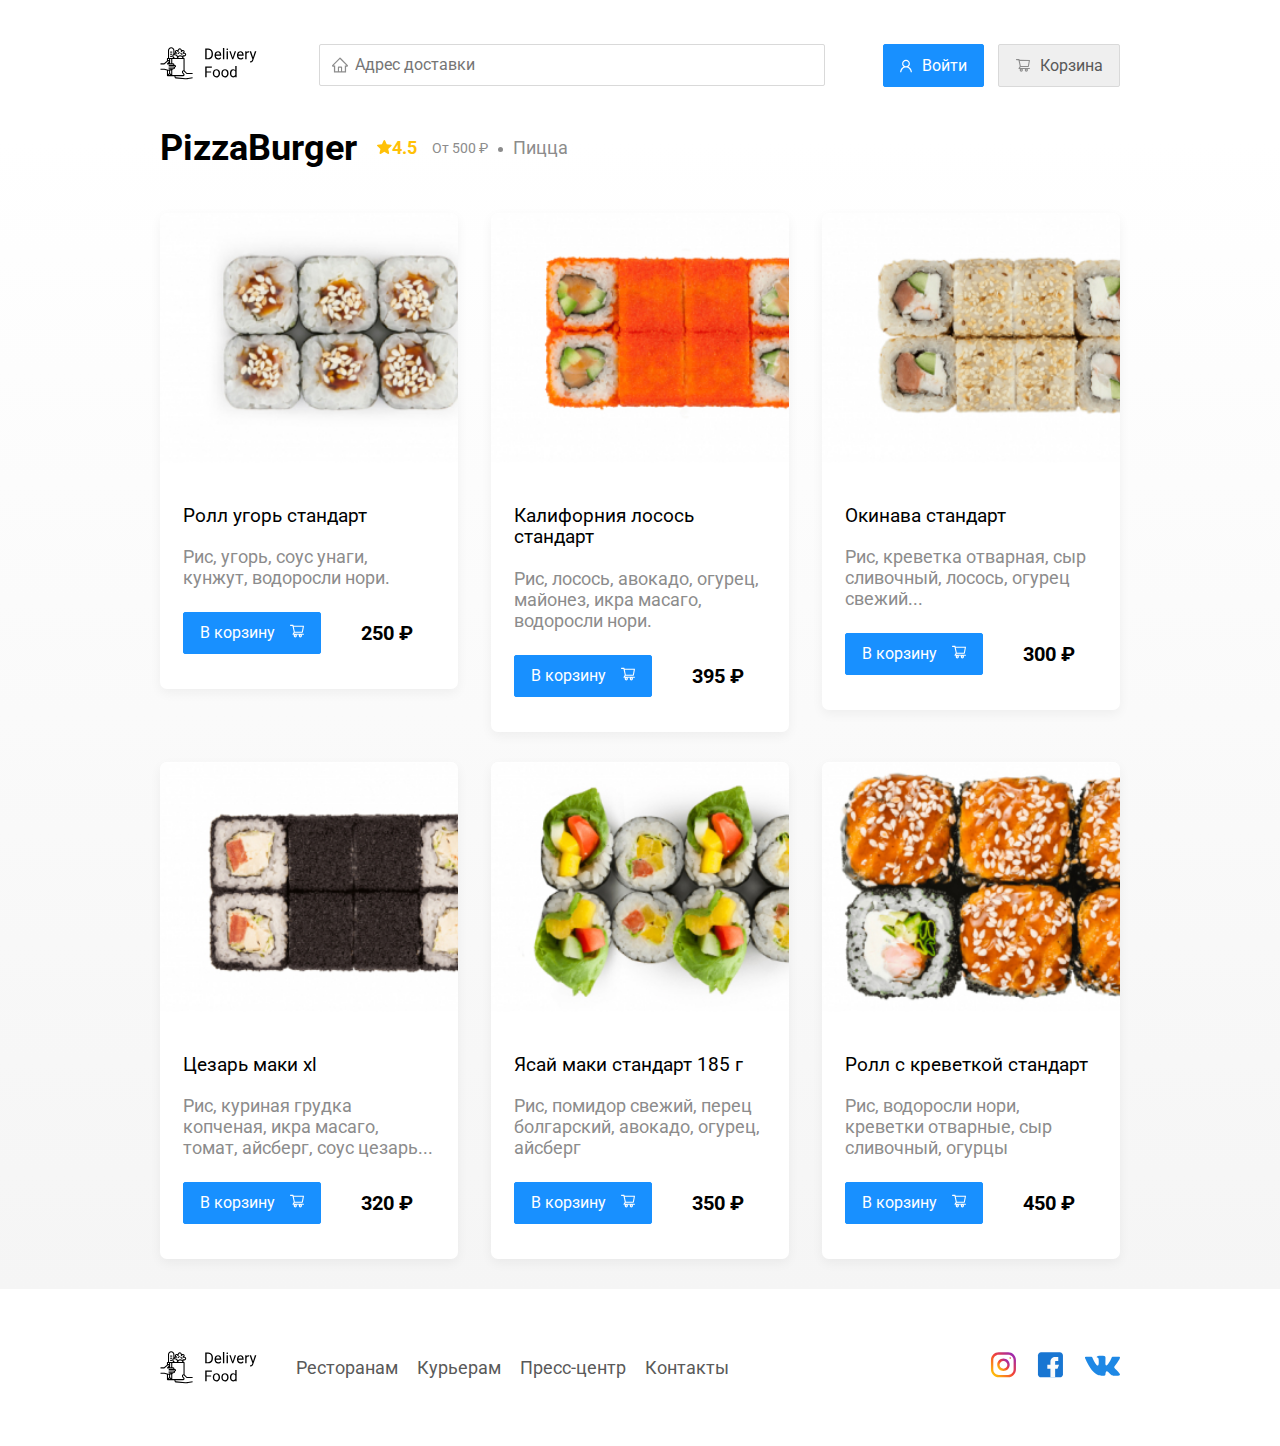
<file: restaurant.html>
<!DOCTYPE html>
<html lang="ru">

<head>
	<meta charset="UTF-8">
	<meta name="viewport" content="width=device-width, initial-scale=1.0">
	<title>PizzaBurger DeliveryFood</title>
	<link href="https://fonts.googleapis.com/css2?family=Roboto:wght@400;700&display=swap" rel="stylesheet">
	<link rel="stylesheet" href="css/normalize.css">
	<link rel="stylesheet" href="css/style.css">
</head>

<body>
	<!-- Шапка Сайта -->
	<div class="container">
		<header class="header">
			<a href="index.html" class="logo">
				<img src="img/logo.svg" alt="logo" class="logo">
			</a>
			<!-- Поле поиска -->
			<input type="text" class="input input-address" placeholder="Адрес доставки">
			<div class="buttons">
				<button class="button button-primary">
					<img src="img/user.svg" alt="user" class="button-icon">
					<span class="button-text">Войти</span>
				</button>
				<button class="button" id="cart-button">
					<img src="img/shopping-cart.svg" alt="" class="button-icon">
					<span class="button-text">Корзина</span>
				</button>
			</div>
		</header>
	</div>
	<!-- /.container -->

	<main class="main">
		<div class="container">
			<!-- Блок с ресторанами -->
			<section class="restaurants">
				<div class="section-heading">
					<h2 class="section-title">PizzaBurger</h2>
					<div class="card-info">
						<div class="rating"><img src="img/cards/rating.svg" alt="rating" class="rating-star">4.5</div>
						<div class="price">От 500 ₽</div>
						<div class="category">Пицца</div>
					</div>
				</div>
				<!-- Карточки товаров -->
				<div class="cards">
					<div class="card">
						<img src="img/resturants/image-1.jpg" alt="image" class="card-image">
						<div class="card-text">
							<div class="card-heading">
								<h3 class="card-title-reg">Ролл угорь стандарт</h3>
							</div>
							<!-- card-heading -->
							<div class="card-info">
								<div class="ingredients">Рис, угорь, соус унаги, кунжут, водоросли нори.</div>
							</div>
							<!-- /.card-info -->
							<div class="card-buttons">
								<button class="button button-primary">
									<span class="button-card-text">В корзину</span>
									<img src="img/resturants/shoping-cart.svg" alt="shopping-cart" class="button-card-image">
								</button>
								<strong class="card-price-bold">250 ₽</strong>
							</div>
						</div>
					</div>
					<!-- /.card -->

					<div class="card">
						<img src="img/resturants/image-2.jpg" alt="image" class="card-image">
						<div class="card-text">
							<div class="card-heading">
								<h3 class="card-title-reg">Калифорния лосось стандарт</h3>
							</div>
							<!-- card-heading -->
							<div class="card-info">
								<div class="ingredients">Рис, лосось, авокадо, огурец, майонез, икра масаго, водоросли нори.
								</div>
							</div>
							<!-- /.card-info -->
							<div class="card-buttons">
								<button class="button button-primary">
									<span class="button-card-text">В корзину</span>
									<img src="img/resturants/shoping-cart.svg" alt="shopping-cart" class="button-card-image">
								</button>
								<strong class="card-price-bold">395 ₽</strong>
							</div>
						</div>
					</div>
					<!-- /.card -->

					<div class="card">
						<img src="img/resturants/image-3.jpg" alt="image" class="card-image">
						<div class="card-text">
							<div class="card-heading">
								<h3 class="card-title-reg">Окинава стандарт</h3>
							</div>
							<!-- card-heading -->
							<div class="card-info">
								<div class="ingredients"> Рис, креветка отварная, сыр сливочный, лосось, огурец свежий...</div>
							</div>
							<!-- /.card-info -->
							<div class="card-buttons">
								<button class="button button-primary">
									<span class="button-card-text">В корзину</span>
									<img src="img/resturants/shoping-cart.svg" alt="shopping-cart" class="button-card-image">
								</button>
								<strong class="card-price-bold">300 ₽</strong>
							</div>
						</div>
					</div>
					<!-- /.card -->

					<div class="card">
						<img src="img/resturants/image-4.jpg" alt="image" class="card-image">
						<div class="card-text">
							<div class="card-heading">
								<h3 class="card-title-reg">Цезарь маки хl</h3>
							</div>
							<!-- card-heading -->
							<div class="card-info">
								<div class="ingredients">Рис, куриная грудка копченая, икра масаго, томат, айсберг, соус
									цезарь...</div>
							</div>
							<!-- /.card-info -->
							<div class="card-buttons">
								<button class="button button-primary">
									<span class="button-card-text">В корзину</span>
									<img src="img/resturants/shoping-cart.svg" alt="shopping-cart" class="button-card-image">
								</button>
								<strong class="card-price-bold">320 ₽</strong>
							</div>
						</div>
					</div>
					<!-- /.card -->

					<div class="card">
						<img src="img/resturants/image-5.jpg" alt="image" class="card-image">
						<div class="card-text">
							<div class="card-heading">
								<h3 class="card-title-reg">Ясай маки стандарт 185 г</h3>
							</div>
							<!-- card-heading -->
							<div class="card-info">
								<div class="ingredients">Рис, помидор свежий, перец болгарский, авокадо, огурец, айсберг</div>
							</div>
							<!-- /.card-info -->
							<div class="card-buttons">
								<button class="button button-primary">
									<span class="button-card-text">В корзину</span>
									<img src="img/resturants/shoping-cart.svg" alt="shopping-cart" class="button-card-image">
								</button>
								<strong class="card-price-bold">350 ₽</strong>
							</div>
						</div>
					</div>
					<!-- /.card -->

					<div class="card">
						<img src="img/resturants/image-6.jpg" alt="image" class="card-image">
						<div class="card-text">
							<div class="card-heading">
								<h3 class="card-title-reg">Ролл с креветкой стандарт</h3>
							</div>
							<!-- card-heading -->
							<div class="card-info">
								<div class="ingredients">Рис, водоросли нори, креветки отварные, сыр сливочный, огурцы</div>
							</div>
							<!-- /.card-info -->
							<div class="card-buttons">
								<button class="button button-primary">
									<span class="button-card-text">В корзину</span>
									<img src="img/resturants/shoping-cart.svg" alt="shopping-cart" class="button-card-image">
								</button>
								<strong class="card-price-bold">450 ₽</strong>
							</div>
						</div>
					</div>
					<!-- /.card -->

				</div>
				<!-- /.cards -->
			</section>
		</div>
		<!-- /.container -->
	</main>

	<footer class="footer">
		<div class="container">
			<div class="footer-block">
				<img src="img/logo.svg" alt="logo" class="logo footer-logo">
				<nav class="footer-nav">
					<a href="#" class="footer-link">Ресторанам </a>
					<a href="#" class="footer-link">Курьерам</a>
					<a href="#" class="footer-link">Пресс-центр</a>
					<a href="#" class="footer-link">Контакты</a>
				</nav>
				<div class="social-links">
					<a href="#" class="social-link"><img src="img/footer/inst.svg" alt="instagram"></a>
					<a href="#" class="social-link"><img src="img/footer/face.svg" alt="facebook"></a>
					<a href="#" class="social-link"><img src="img/footer/vk.svg" alt="vk"></a>
				</div>
				<!-- /.social-links -->
			</div>
			<!-- /.footer-block -->
		</div>
	</footer>


	<div class="modal">
		<div class="modal-dialog">
			<div class="modal-header">
				<h3 class="modal-title">Корзина</h3>
				<button class="close">&times;</button>
			</div>
			<!-- /.modal-header -->
			<div class="modal-body">
				<div class="food-row">
					<span class="food-name">Ролл угорь стандарт</span>
					<strong class="food-price">250 ₽</strong>
					<div class="food-counter">
						<button class="counter-button">-</button>
						<span class="counter">1</span>
						<button class="counter-button">+</button>
					</div>
				</div>
				<!-- /.foods-row -->
				<div class="food-row">
					<span class="food-name">Ролл угорь стандарт</span>
					<strong class="food-price">250 ₽</strong>
					<div class="food-counter">
						<button class="counter-button">-</button>
						<span class="counter">1</span>
						<button class="counter-button">+</button>
					</div>
				</div>
				<div class="food-row">
					<span class="food-name">Ролл угорь стандарт</span>
					<strong class="food-price">250 ₽</strong>
					<div class="food-counter">
						<button class="counter-button">-</button>
						<span class="counter">1</span>
						<button class="counter-button">+</button>
					</div>
				</div>
				<!-- /.foods-row -->
			</div>
			<!-- /.modal-body -->
			<div class="modal-footer">
				<span class="modal-pricetag">750 ₽</span>
				<div class="footer-buttons">
					<button class="button button-primary">Оформить заказ</button>
					<button class="button">Отмена</button>
				</div>
			</div>
			<!-- /.modal-footer -->
		</div>
		<!-- /.modal-dialog -->
	</div>
	<script src="js/main.js"></script>
</body>

</html>
</file>
<file: css/style.css>
* {
	-webkit-box-sizing: border-box;
	box-sizing: border-box;
}

body {
	font-family: "Roboto", sans-serif;
	padding-top: 44px;
}

.container {
	max-width: 1200px;
	margin: auto;
}

.header {
	display: -webkit-box;
	display: -ms-flexbox;
	display: flex;
	-webkit-box-align: center;
	-ms-flex-align: center;
	align-items: center;
	-webkit-box-pack: justify;
	-ms-flex-pack: justify;
	justify-content: space-between;
	margin-bottom: 40px;
}

.input {
	background: #ffffff;
	border: 1px solid #d9d9d9;
	border-radius: 2px;
	font-size: 16px;
	line-height: 24px;
	padding: 8px;
	padding-left: 35px;
	background-repeat: no-repeat;
	background-position: left 11px center;
}

.input-address {
	-webkit-box-flex: 0.8;
	-ms-flex: 0.8;
	flex: 0.8;
	background-image: url(../img/home.svg);
	background-repeat: no-repeat;
	background-position: left 11px center;
}

.input-search {
	background-image: url(../img/search.svg);
	width: 300px;
	margin-left: auto;
}

.button {
	padding: 8px 16px;
	border: 1px solid #d9d9d9;
	-webkit-box-sizing: border-box;
	box-sizing: border-box;
	-webkit-box-shadow: 0px 0px 2px rgba(0, 0, 0, 0.0015);
	box-shadow: 0px 0px 2px rgba(0, 0, 0, 0.0015);
	border-radius: 2px;
	color: #595959;
	font-size: 16px;
	line-height: 24px;
}

.button-primary {
	background: #1890ff;
	border: 1px solid #1890ff;
	color: #fff;
	margin-right: 10px;
}

.button-icon {
	margin-right: 6px;
	vertical-align: middle;
}

.button-text {
	vertical-align: middle;
}

.button-card-text {
	margin-right: 10px;
}

.promo {
	background: #fff1b8 url(../img/promo-bg.png) no-repeat right 0px/600px;
	border-radius: 10px;
	padding: 68px 70px;
	margin-bottom: 56px;
}

.promo-title {
	font-style: normal;
	font-weight: bold;
	font-size: 39px;
	line-height: 46px;
	color: #302c34;
}

.promo-text {
	font-family: Roboto;
	font-style: normal;
	font-weight: normal;
	font-size: 24px;
	line-height: 28px;
	color: #302c34;
	max-width: 538px;
}

.main {
	background: -webkit-gradient(linear, left top, left bottom, color-stop(1.04%, rgba(245, 245, 245, 0)), to(#f5f5f5));
	background: linear-gradient(180deg, rgba(245, 245, 245, 0) 1.04%, #f5f5f5 100%);
}

.section-heading {
	display: -webkit-box;
	display: -ms-flexbox;
	display: flex;
	-webkit-box-align: center;
	-ms-flex-align: center;
	align-items: center;
	margin-bottom: 44px;
}

.section-title {
	font-style: normal;
	font-weight: bold;
	font-size: 36px;
	line-height: 42px;
	color: #000000;
	margin: 0;
	margin-right: 20px;
}

.cards {
	display: -webkit-box;
	display: -ms-flexbox;
	display: flex;
	-webkit-box-align: start;
	-ms-flex-align: start;
	align-items: flex-start;
	-webkit-box-pack: justify;
	-ms-flex-pack: justify;
	justify-content: space-between;
	-ms-flex-wrap: wrap;
	flex-wrap: wrap;
}

.card {
	background: #ffffff;
	-webkit-box-shadow: 0px 4px 12px rgba(0, 0, 0, 0.05);
	box-shadow: 0px 4px 12px rgba(0, 0, 0, 0.05);
	border-radius: 7px;
	overflow: hidden;
	margin-bottom: 30px;
	-ms-flex-preferred-size: 31%;
	flex-basis: 31%;
	text-decoration: none;
}

.card-image {
	width: 384px;
	height: 250px;
	-o-object-fit: cover;
	object-fit: cover;
}

.card-text {
	padding-top: 20px;
	padding-bottom: 35px;
	padding-left: 23px;
	padding-right: 23px;
}

.card-heading {
	display: -webkit-box;
	display: -ms-flexbox;
	display: flex;
	-webkit-box-align: center;
	-ms-flex-align: center;
	align-items: center;
	-webkit-box-pack: justify;
	-ms-flex-pack: justify;
	justify-content: space-between;
}

.card-title {
	margin: 0;
	font-style: normal;
	font-weight: bold;
	font-size: 24px;
	line-height: 32px;
}

.card-title-reg {
	font-weight: 400;
}

.card-tag {
	font-style: normal;
	font-weight: normal;
	font-size: 12px;
	line-height: 20px;
	color: #fff;
	background: #262626;
	border-radius: 2px;
	padding: 1px 8px;
}

.card-info {
	display: -webkit-box;
	display: -ms-flexbox;
	display: flex;
	-webkit-box-align: center;
	-ms-flex-align: center;
	align-items: center;
	-ms-flex-wrap: wrap;
	flex-wrap: wrap;
}

.card-buttons {
	display: -webkit-box;
	display: -ms-flexbox;
	display: flex;
	-webkit-box-align: center;
	-ms-flex-align: center;
	align-items: center;
	margin-top: 24px;
}

.card-price-bold {
	font-weight: bold;
	font-size: 20px;
	line-height: 32px;
	margin-left: 30px;
}

.rating {
	margin-right: 26px;
	color: #ffc107;
	font-weight: bold;
	font-size: 18px;
	line-height: 32px;
}

.price,
.category {
	color: #8c8c8c;
	font-size: 18px;
	line-height: 32px;
}

.price {
	margin-right: 10px;
}

.ingredients {
	color: #8c8c8c;
	font-size: 18px;
	line-height: 21px;
}

.category {
	text-overflow: ellipsis;
	overflow: hidden;
	white-space: nowrap;
	max-width: 150px;
}

.price:after {
	content: "";
	width: 5px;
	height: 5px;
	background-color: #8c8c8c;
	display: inline-block;
	vertical-align: middle;
	border-radius: 50%;
	margin-left: 10px;
}

.footer {
	padding: 60px 0;
}

.footer-block {
	display: -webkit-box;
	display: -ms-flexbox;
	display: flex;
	-webkit-box-align: center;
	-ms-flex-align: center;
	align-items: center;
	-webkit-box-pack: justify;
	-ms-flex-pack: justify;
	justify-content: space-between;
}

.footer-nav {
	margin-left: 35px;
	margin-right: auto;
}

.footer-link {
	display: inline-block;
	color: #595959;
	font-style: normal;
	font-weight: normal;
	font-size: 18px;
	line-height: 21px;
	text-decoration: none;
}

.footer-link:not(:last-child) {
	margin-right: 15px;
}

.social-links {
	display: -webkit-box;
	display: -ms-flexbox;
	display: flex;
	-webkit-box-align: center;
	-ms-flex-align: center;
	align-items: center;
}

.social-link:not(:last-child) {
	margin-right: 21px;
}

.modal {
	display: none;
	position: fixed;
	left: 0;
	top: 0;
	width: 100%;
	height: 100%;
	background: rgba(0, 0, 0, 0.4);
}

.is-open {
	display: -webkit-box;
	display: -ms-flexbox;
	display: flex;
}

.modal-dialog {
	margin: auto;
	max-width: 780px;
	width: 95%;
	background: #ffffff;
	border-radius: 5px;
	padding: 40px 45px;
}

.modal-header {
	display: -webkit-box;
	display: -ms-flexbox;
	display: flex;
	-webkit-box-align: center;
	-ms-flex-align: center;
	align-items: center;
	-webkit-box-pack: justify;
	-ms-flex-pack: justify;
	justify-content: space-between;
	margin-bottom: 45px;
}

.modal-title {
	margin: 0;
	font-weight: bold;
	font-size: 36px;
	line-height: 42px;
}

.close {
	font-size: 36px;
	border: none;
	background-color: transparent;
}

.modal-body {
	margin-bottom: 52px;
}

.food-row {
	display: -webkit-box;
	display: -ms-flexbox;
	display: flex;
	-webkit-box-align: start;
	-ms-flex-align: start;
	align-items: flex-start;
	-webkit-box-pack: justify;
	-ms-flex-pack: justify;
	justify-content: space-between;
	padding-bottom: 8px;
	border-bottom: 1px solid #d9d9d9;
	margin-bottom: 15px;
}

.food-name {
	font-weight: normal;
	font-size: 18px;
	line-height: 32px;
}

.food-price {
	margin-left: auto;
	margin-right: 47px;
	font-weight: bold;
	font-size: 20px;
	line-height: 32px;
}

.food-counter {
	display: -webkit-box;
	display: -ms-flexbox;
	display: flex;
	-webkit-box-align: center;
	-ms-flex-align: center;
	align-items: center;
}

.counter-button {
	display: -webkit-box;
	display: -ms-flexbox;
	display: flex;
	-webkit-box-align: center;
	-ms-flex-align: center;
	align-items: center;
	-webkit-box-pack: center;
	-ms-flex-pack: center;
	justify-content: center;
	width: 39px;
	height: 32px;
	background: #ffffff;
	border: 1px solid #40a9ff;
	-webkit-box-sizing: border-box;
	box-sizing: border-box;
	border-radius: 2px;
	font-weight: normal;
	font-size: 14px;
	line-height: 22px;
	color: #40a9ff;
}

.counter {
	font-size: 16px;
	line-height: 24px;
	margin-left: 10px;
	margin-right: 10px;
}

.modal-footer {
	display: -webkit-box;
	display: -ms-flexbox;
	display: flex;
	-webkit-box-align: center;
	-ms-flex-align: center;
	align-items: center;
	-webkit-box-pack: justify;
	-ms-flex-pack: justify;
	justify-content: space-between;
}

.footer-buttons {
	display: -webkit-box;
	display: -ms-flexbox;
	display: flex;
	-webkit-box-align: center;
	-ms-flex-align: center;
	align-items: center;
}

.modal-pricetag {
	background: #262626;
	border-radius: 5px;
	color: #ffffff;
	padding: 15px 20px;
	font-size: 20px;
	line-height: 23px;
}

@media (max-width: 1366px) {
	.container {
		max-width: 960px;
	}
	.promo {
		background-position: center right -250px;
		background-size: 600px;
	}
	.rating {
		margin-right: 15px;
	}
	.price {
		font-size: 14px;
	}
}

@media (max-width: 968px) {
	.container {
		max-width: 750px;
	}
	.promo {
		padding: 50px;
		background-position: center right -250px;
		background-size: 500px;
	}
	.promo-text {
		font-size: 18px;
		max-width: 400px;
	}
	.card {
		-ms-flex-preferred-size: 49%;
		flex-basis: 49%;
	}
	.footer {
		font-size: 16px;
	}
}

@media (max-width: 768px) {
	.container {
		max-width: 560px;
	}
	.header {
		-ms-flex-wrap: wrap;
		flex-wrap: wrap;
	}
	.input-address {
		margin-top: 15px;
		-webkit-box-ordinal-group: 6;
		-ms-flex-order: 5;
		order: 5;
		-webkit-box-flex: 1;
		-ms-flex: 1;
		flex: 1;
	}
	.promo {
		background-size: 400px;
		background-position: bottom 50px right -200px;
	}
	.promo-title {
		font-size: 24px;
		line-height: 1.4;
	}
	.promo-text {
		margin-top: 0;
	}
	.card-info {
		-ms-flex-wrap: wrap;
		flex-wrap: wrap;
	}
	.card .rating {
		-ms-flex-preferred-size: 100%;
		flex-basis: 100%;
	}
	.card-title {
		font-size: 18px;
	}
}

@media (max-width: 578px) {
	.container {
		width: 90%;
	}
	.header {
		-ms-flex-wrap: wrap;
		flex-wrap: wrap;
	}
	.input-address {
		margin-top: 15px;
		-webkit-box-ordinal-group: 6;
		-ms-flex-order: 5;
		order: 5;
		-webkit-box-flex: 1;
		-ms-flex: 1;
		flex: 1;
	}
	.promo {
		background-image: none;
	}
	.promo-title {
		margin-bottom: 10px;
	}
	.section-title {
		font-size: 20px;
	}
	.card {
		-ms-flex-preferred-size: 100%;
		flex-basis: 100%;
	}
	.card-image {
		width: 100%;
	}
	.footer {
		padding: 30px 0;
	}
	.footer-block {
		-webkit-box-align: start;
		-ms-flex-align: start;
		align-items: flex-start;
	}
	.footer-nav {
		display: -webkit-box;
		display: -ms-flexbox;
		display: flex;
		margin-right: 0;
		-webkit-box-orient: vertical;
		-webkit-box-direction: normal;
		-ms-flex-direction: column;
		flex-direction: column;
		margin-left: 0;
		-webkit-box-ordinal-group: 1;
		-ms-flex-order: 0;
		order: 0;
	}
	.footer-logo {
		margin-right: 15px;
		-webkit-box-ordinal-group: 2;
		-ms-flex-order: 1;
		order: 1;
	}
	.social-links {
		-webkit-box-ordinal-group: 3;
		-ms-flex-order: 2;
		order: 2;
	}
}

@media (max-width: 480px) {
	.button-text {
		display: none;
	}
	.button-icon {
		margin: 0;
	}
	.button {
		min-height: 40px;
	}
	.promo {
		padding: 20px;
	}
	.section-heading {
		-ms-flex-wrap: wrap;
		flex-wrap: wrap;
	}
	.footer-block {
		-webkit-box-orient: vertical;
		-webkit-box-direction: normal;
		-ms-flex-direction: column;
		flex-direction: column;
		-webkit-box-align: center;
		-ms-flex-align: center;
		align-items: center;
		-ms-flex-wrap: wrap;
		flex-wrap: wrap;
	}
	.footer-logo {
		-webkit-box-ordinal-group: 1;
		-ms-flex-order: 0;
		order: 0;
		margin-bottom: 20px;
	}
	.footer-nav {
		margin-bottom: 20px;
		text-align: center;
	}
	.footer-link:not(:last-child) {
		margin-right: 0;
	}
}
</file>
